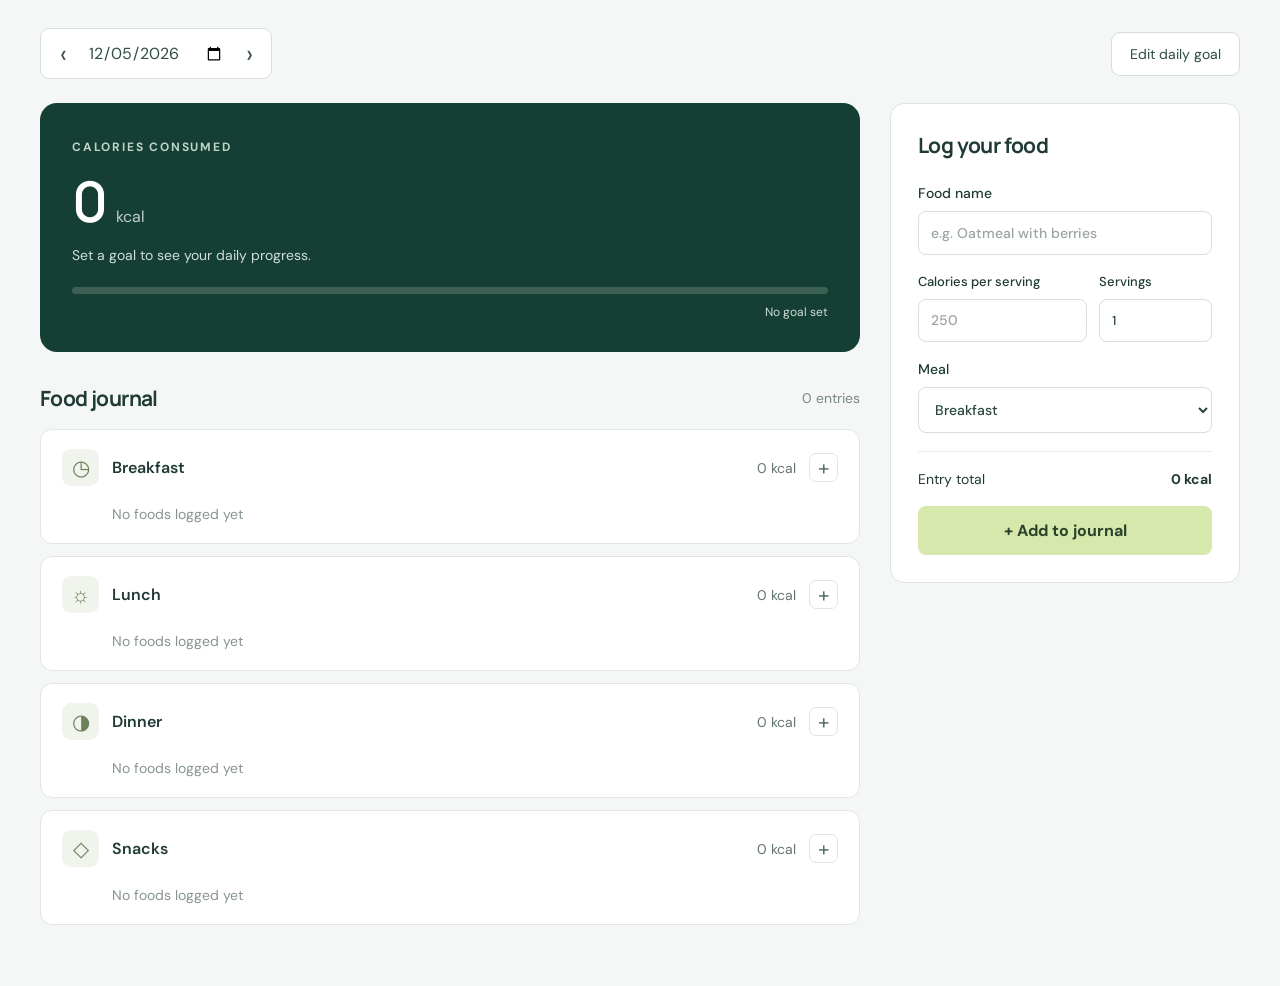
<file: website/index.html>
<!doctype html>
<html lang="en"><head><meta charset="UTF-8"><meta name="viewport" content="width=device-width,initial-scale=1"><meta name="theme-color" content="#153c35"><link rel="icon" href="data:,"><meta name="description" content="Track your daily calories, log meals, and follow your personal calorie goal."><title>Calorie tracker</title><link rel="stylesheet" href="style.css"></head>
<body>
<main><div class="page-heading"><div class="date-control"><button id="previous" aria-label="Previous day">‹</button><input id="day" type="date" aria-label="Journal date"><button id="next" aria-label="Next day">›</button></div><button id="goalButton" class="outline">Edit daily goal</button></div>
<div class="layout"><div class="journal"><section class="summary"><div><span class="eyebrow">CALORIES CONSUMED</span><div class="total"><span id="total">0</span><small>kcal</small></div><p id="remaining">Set a goal to see your daily progress.</p><div class="progress"><div id="progress"></div></div><div class="progress-label"><span id="percent"></span><span id="goalLabel">No goal set</span></div></div></section>
<div class="section-heading"><h2>Food journal</h2><span id="entryCount">0 entries</span></div><div id="meals"></div></div>
<aside><section class="entry-panel"><h2 id="formTitle">Log your food</h2><form id="entryForm"><label>Food name<input id="food" maxlength="100" placeholder="e.g. Oatmeal with berries" required></label><div class="form-grid"><label>Calories per serving<input id="calories" type="number" min="0" max="10000" step="1" placeholder="250" required></label><label>Servings<input id="servings" type="number" min="0.1" max="100" step="0.1" value="1" required></label></div><label>Meal<select id="meal"><option>Breakfast</option><option>Lunch</option><option>Dinner</option><option>Snacks</option></select></label><div class="entry-total"><span>Entry total</span><strong><span id="estimate">0</span> kcal</strong></div><button class="primary" type="submit" id="submitEntry">+ Add to journal</button><button class="cancel" type="button" id="cancelEdit" hidden>Cancel editing</button></form></section></aside></div><div id="notice" role="status" aria-live="polite"></div></main>
<dialog id="goalDialog"><form id="goalForm"><button class="close" type="button" id="closeGoal" aria-label="Close">×</button><h2>Set your calorie goal</h2><label>Daily calories<input id="goalInput" type="number" min="1" max="20000" step="1" required placeholder="Enter your goal"></label><button class="primary">Save goal</button></form></dialog><script src="app.js"></script></body></html>
</file>
<file: website/style.css>
@import url('https://fonts.googleapis.com/css2?family=DM+Sans:wght@400;500;600;700&family=Manrope:wght@400;500;600;700;800&display=swap');
:root{font-family:'DM Sans',sans-serif;color:#203b36;background:#f5f7f6;font-synthesis:none}*{box-sizing:border-box}body{margin:0}button,input,select{font:inherit}button{cursor:pointer}button,a,input,select{ -webkit-tap-highlight-color:transparent}button:focus-visible,a:focus-visible{outline:3px solid #c58b26;outline-offset:4px}header{height:100px;border-bottom:1px solid #dce3df;display:flex;align-items:center;justify-content:space-between;padding:0 6%;background:#fff}.brand{font-family:Manrope,sans-serif;font-size:27px;font-weight:800;text-decoration:none;color:#203b36;letter-spacing:-1.2px}.brand-icon{display:inline-block;color:#418366;margin-right:10px;font-size:35px;vertical-align:middle}.brand-dot{color:#c67c36}.header-label{font-size:12px;letter-spacing:2px;color:#71807a}.outline{border:1px solid #d4ddd7;border-radius:9px;background:white;padding:12px 18px;font-size:14px;color:#284d42}main{max-width:1280px;margin:0 auto;padding:49px 40px}.page-heading{display:flex;justify-content:space-between;align-items:center;margin-bottom:32px}.eyebrow{font-size:12px;font-weight:700;letter-spacing:1.8px;color:#688076}h1,h2,p{margin:0}h1{font-family:Manrope,sans-serif;font-size:38px;letter-spacing:-1.5px;margin-top:10px;font-weight:700}h2{font-family:Manrope,sans-serif;font-size:21px;letter-spacing:-.6px}.date-control{display:flex;align-items:center;border:1px solid #d7dfdb;background:#fff;border-radius:9px;padding:5px}.date-control button{border:0;background:none;font-size:26px;color:#38574b;width:34px}.date-control input{border:0;background:none;padding:8px;width:152px;color:#314e43}.layout{display:grid;grid-template-columns:minmax(0,1fr) 350px;gap:30px}.summary{background:#153e34;border-radius:17px;color:white;padding:32px;display:grid;grid-template-columns:1fr 120px;gap:20px;min-height:235px;overflow:hidden}.summary .eyebrow{color:#bed4c6}.total{margin:10px 0;font-family:Manrope,sans-serif;font-size:56px;line-height:1.25;letter-spacing:-2px;font-weight:600}.total small{font-family:'DM Sans',sans-serif;font-size:16px;letter-spacing:0;font-weight:400;color:#bfd0c8;margin-left:10px}.summary p{font-size:14px;color:#d0e0d7}.progress{height:7px;background:#3d6054;border-radius:10px;margin-top:23px;overflow:hidden}#progress{height:100%;width:0;background:#d6e9a7;transition:width .3s}.progress-label{display:flex;justify-content:space-between;margin-top:10px;font-size:12px;color:#cfdfd4;gap:12px}.summary-mark{font-size:145px;line-height:1;align-self:center;color:#d5e8a9;opacity:.95}.section-heading{display:flex;justify-content:space-between;align-items:center;margin:32px 0 17px}.section-heading span{font-size:14px;color:#7a8982}.meal-card{background:white;border:1px solid #e0e6e2;border-radius:12px;margin-bottom:12px;overflow:hidden}.meal-head{display:flex;align-items:center;padding:19px 21px;gap:13px}.meal-symbol{background:#f1f4ed;border-radius:9px;width:37px;height:37px;display:grid;place-items:center;font-size:21px;color:#6d805a}.meal-head h3{font-size:16px;font-weight:600;margin:0}.meal-head .meal-cal{margin-left:auto;font-size:14px;color:#63766c}.meal-add{background:none;border:1px solid #dfe6e0;border-radius:7px;font-size:21px;width:29px;height:29px;line-height:20px;color:#557361}.empty{font-size:14px;color:#87958d;padding:0 22px 20px 71px}.food-row{border-top:1px solid #eef1ef;margin:0 21px;padding:16px 0;display:flex;align-items:center;gap:10px}.food-name{flex:1;min-width:0;overflow-wrap:anywhere}.food-name strong{font-size:15px;font-weight:500;display:block}.food-name small{font-size:12px;color:#809087;display:block;margin-top:5px}.food-row>strong{font-size:14px;white-space:nowrap}.row-action{border:0;background:none;font-size:12px;color:#658071;padding:8px 4px}.row-action.delete{color:#a1685b}.entry-panel{background:white;border:1px solid #dce4de;border-radius:14px;padding:27px}.entry-panel h2{margin:10px 0 25px}label{display:block;font-size:14px;font-weight:500;margin-bottom:18px}label input,label select{margin-top:9px;width:100%;background:#fff;border:1px solid #d7e0d9;border-radius:8px;padding:12px;color:#28483b;min-width:0}input:focus,select:focus{outline:2px solid #75a68d;outline-offset:1px}input::placeholder{color:#9ba59f;font-size:14px}.form-grid{display:grid;grid-template-columns:1.5fr 1fr;gap:12px}.form-grid label{font-size:13px}.entry-total{display:flex;justify-content:space-between;border-top:1px solid #e6ebe7;padding:18px 0;font-size:14px}.primary{border:0;background:#d6e8ac;border-radius:8px;padding:14px;width:100%;font-weight:700;color:#29432b}.primary:hover{background:#c9df92}.hint{font-size:12px;line-height:1.6;color:#87928c;text-align:center;margin-top:16px}.daily-note{margin-top:22px;padding:26px;border-left:2px solid #c5d3ba}.daily-note p{font-family:Manrope,sans-serif;font-size:23px;line-height:1.5;letter-spacing:-.6px;margin:13px 0;color:#536b58}.daily-note>span:last-child{font-size:14px;color:#8a958c}.storage-note{font-size:12px;color:#8b968f;text-align:center;margin:23px 0}.cancel{background:none;border:0;color:#5f7669;width:100%;margin-top:12px}dialog{border:1px solid #d7dfd7;border-radius:16px;padding:32px;max-width:420px;width:calc(100% - 32px);color:#28483b}dialog::backdrop{background:#142d2477}dialog h2{margin-top:12px}dialog p{font-size:14px;color:#718278;line-height:1.5;margin:15px 0 22px}.close{position:absolute;right:14px;top:10px;border:0;background:none;font-size:26px;color:#617669}#notice{position:fixed;bottom:24px;left:50%;transform:translateX(-50%);background:#284c3e;color:white;border-radius:10px;padding:13px 22px;font-size:14px;box-shadow:0 4px 24px #1233}#notice:empty{display:none}@media(max-width:950px){.layout{grid-template-columns:minmax(0,1fr) 310px;gap:20px}main{padding:35px 25px}.summary{grid-template-columns:1fr}.summary-mark{display:none}.header-label{display:none}.entry-panel{padding:22px}}@media(max-width:720px){header{height:78px;padding:0 20px}.brand{font-size:23px}.outline{padding:10px;font-size:12px}main{padding:28px 18px}.page-heading{align-items:flex-start;gap:20px;flex-direction:column}h1{font-size:32px}.layout{grid-template-columns:1fr}.summary{padding:26px}.entry-panel{padding:25px}.daily-note{display:none}.food-row{flex-wrap:wrap}.header-label{display:none}.date-control{align-self:stretch;justify-content:space-between}.date-control input{width:165px}}


main{padding-top:28px}.page-heading{gap:16px;margin-bottom:24px;flex-wrap:wrap}.summary{grid-template-columns:1fr}.entry-panel h2{margin-top:0}dialog h2{margin-bottom:22px}@media(max-width:720px){.page-heading{flex-direction:row;align-items:center}.date-control{flex:1}.date-control input{width:145px}}
</file>
